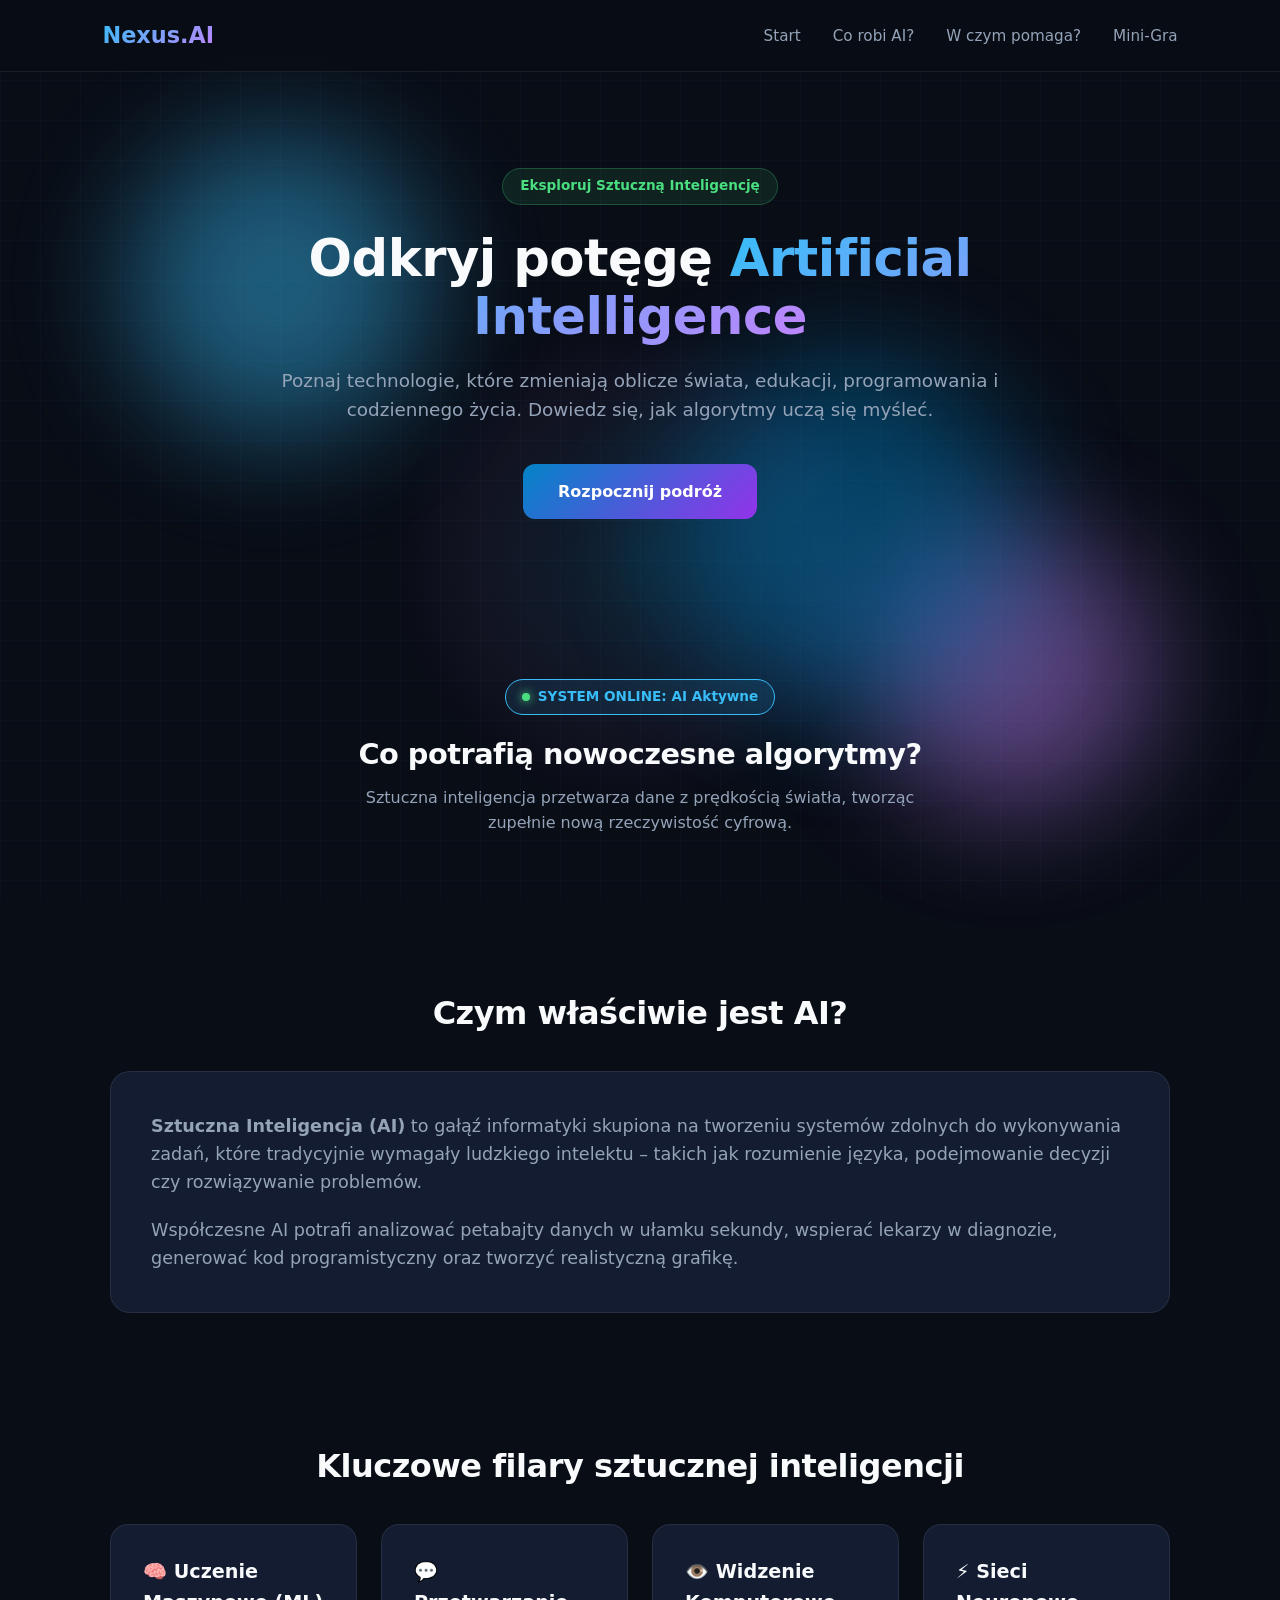
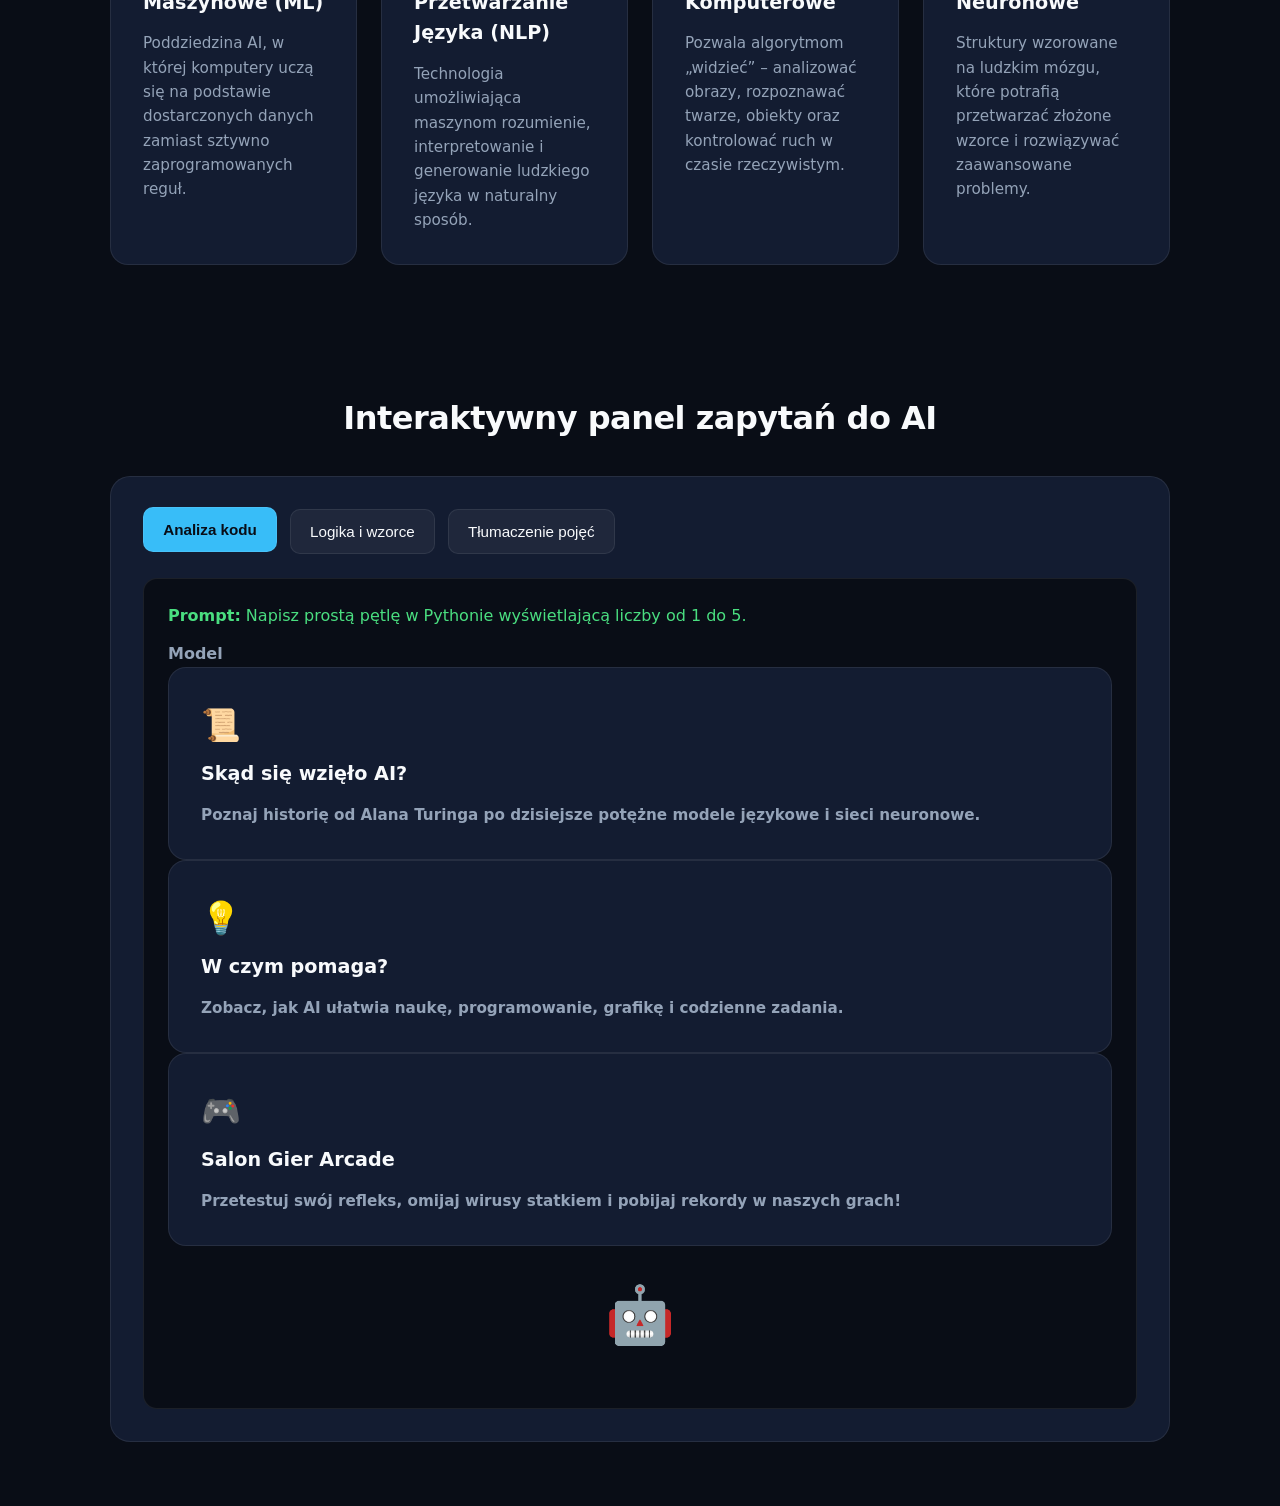
<file: index.html>
<!DOCTYPE html>
<html lang="pl">
<head>
    <meta charset="UTF-8">
    <meta name="viewport" content="width=device-width, initial-scale=1.0">
    <title>Świat AI – Przyszłość Technologii</title>
    <link rel="stylesheet" href="style.css">
</head>
<body>

    <!-- Poruszające się elementy w tle -->
    <div class="orb orb-1"></div>
    <div class="orb orb-2"></div>
    <div class="orb orb-3"></div>
   <nav>
        <a href="index.html" class="logo">Nexus.AI</a>
        <ul class="nav-links">
            <li><a href="index.html">Start</a></li>
            <li><a href="co-robi-ai.html">Co robi AI?</a></li>
            <li><a href="w-czym-pomaga.html">W czym pomaga?</a></li>
            <li><a href="minigra.html">Mini-Gra</a></li>
        </ul>
    </nav>

    <header class="hero">
        <span class="badge">Eksploruj Sztuczną Inteligencję</span>
        <h1>Odkryj potęgę <span>Artificial Intelligence</span></h1>
        <p>Poznaj technologie, które zmieniają oblicze świata, edukacji, programowania i codziennego życia. Dowiedz się, jak algorytmy uczą się myśleć.</p>
        <a href="#co-to-jest" class="btn">Rozpocznij podróż</a>
    </header>
<!-- NOWA SEKCJA Z INFORMACJAMI I PULSUJĄCYM ELEMENTEM -->
    <section class="section" style="text-align: center; margin-top: 2rem;">
        <div style="display: inline-flex; align-items: center; gap: 8px; background: rgba(56, 189, 248, 0.1); border: 1px solid var(--accent-blue); padding: 6px 16px; border-radius: 20px; margin-bottom: 1rem;">
            <span style="width: 8px; height: 8px; background: #4ade80; border-radius: 50%; box-shadow: 0 0 10px #4ade80; animation: pulsuj 1.5s infinite;"></span>
            <span style="font-size: 0.85rem; color: var(--accent-blue); font-weight: bold;">SYSTEM ONLINE: AI Aktywne</span>
        </div>
        <h2 style="font-size: 1.8rem; margin-bottom: 0.5rem;">Co potrafią nowoczesne algorytmy?</h2>
        <p style="color: #94a3b8; max-width: 600px; margin: 0 auto 1.5rem auto;">Sztuczna inteligencja przetwarza dane z prędkością światła, tworząc zupełnie nową rzeczywistość cyfrową.</p>
    </section>
    <main>
        <section id="co-to-jest" class="section">
            <h2>Czym właściwie jest AI?</h2>
            <div class="about-card">
                <p><strong>Sztuczna Inteligencja (AI)</strong> to gałąź informatyki skupiona na tworzeniu systemów zdolnych do wykonywania zadań, które tradycyjnie wymagały ludzkiego intelektu – takich jak rozumienie języka, podejmowanie decyzji czy rozwiązywanie problemów.</p>
                <p>Współczesne AI potrafi analizować petabajty danych w ułamku sekundy, wspierać lekarzy w diagnozie, generować kod programistyczny oraz tworzyć realistyczną grafikę.</p>
            </div>
        </section>

        <section id="technologie" class="section">
            <h2>Kluczowe filary sztucznej inteligencji</h2>
            <div class="grid">
                <div class="card">
                    <h3>🧠 Uczenie Maszynowe (ML)</h3>
                    <p>Poddziedzina AI, w której komputery uczą się na podstawie dostarczonych danych zamiast sztywno zaprogramowanych reguł.</p>
                </div>
                <div class="card">
                    <h3>💬 Przetwarzanie Języka (NLP)</h3>
                    <p>Technologia umożliwiająca maszynom rozumienie, interpretowanie i generowanie ludzkiego języka w naturalny sposób.</p>
                </div>
                <div class="card">
                    <h3>👁️ Widzenie Komputerowe</h3>
                    <p>Pozwala algorytmom „widzieć” – analizować obrazy, rozpoznawać twarze, obiekty oraz kontrolować ruch w czasie rzeczywistym.</p>
                </div>
                <div class="card">
                    <h3>⚡ Sieci Neuronowe</h3>
                    <p>Struktury wzorowane na ludzkim mózgu, które potrafią przetwarzać złożone wzorce i rozwiązywać zaawansowane problemy.</p>
                </div>
            </div>
        </section>

        <section id="symulator" class="section">
            <h2>Interaktywny panel zapytań do AI</h2>
            <div class="demo-box">
                <div class="demo-tabs">
                    <button class="tab-btn active" onclick="zmienPrzyklad(0, this)">Analiza kodu</button>
                    <button class="tab-btn" onclick="zmienPrzyklad(1, this)">Logika i wzorce</button>
                    <button class="tab-btn" onclick="zmienPrzyklad(2, this)">Tłumaczenie pojęć</button>
                </div>
                <div class="demo-screen" id="ekran-ai">
                    <p class="user-msg"><strong>Prompt:</strong> Napisz prostą pętlę w Pythonie wyświetlającą liczby od 1 do 5.</p>
                    <p class="ai-msg"><strong>Model  
<div class="grid">
        <div class="card" onclick="location.href='co-robi-ai.html'" style="cursor: pointer;">
            <div style="font-size: 2rem; margin-bottom: 0.5rem;">📜</div>
            <h3>Skąd się wzięło AI?</h3>
            <p>Poznaj historię od Alana Turinga po dzisiejsze potężne modele językowe i sieci neuronowe.</p>
        </div>
        <div class="card" onclick="location.href='w-czym-pomaga.html'" style="cursor: pointer;">
            <div style="font-size: 2rem; margin-bottom: 0.5rem;">💡</div>
            <h3>W czym pomaga?</h3>
            <p>Zobacz, jak AI ułatwia naukę, programowanie, grafikę i codzienne zadania.</p>
        </div>
        <div class="card" onclick="location.href='minigra.html'" style="cursor: pointer;">
            <div style="font-size: 2rem; margin-bottom: 0.5rem;">🎮</div>
            <h3>Salon Gier Arcade</h3>
            <p>Przetestuj swój refleks, omijaj wirusy statkiem i pobijaj rekordy w naszych grach!</p>
        </div>
    </div>
<!-- Pływający robot w sekcji powitalnej -->
    <div style="text-align: center; margin: 1.5rem 0;">
        <span class="robot-animowany" style="font-size: 3.5rem;">🤖</span>
    </div>
</file>
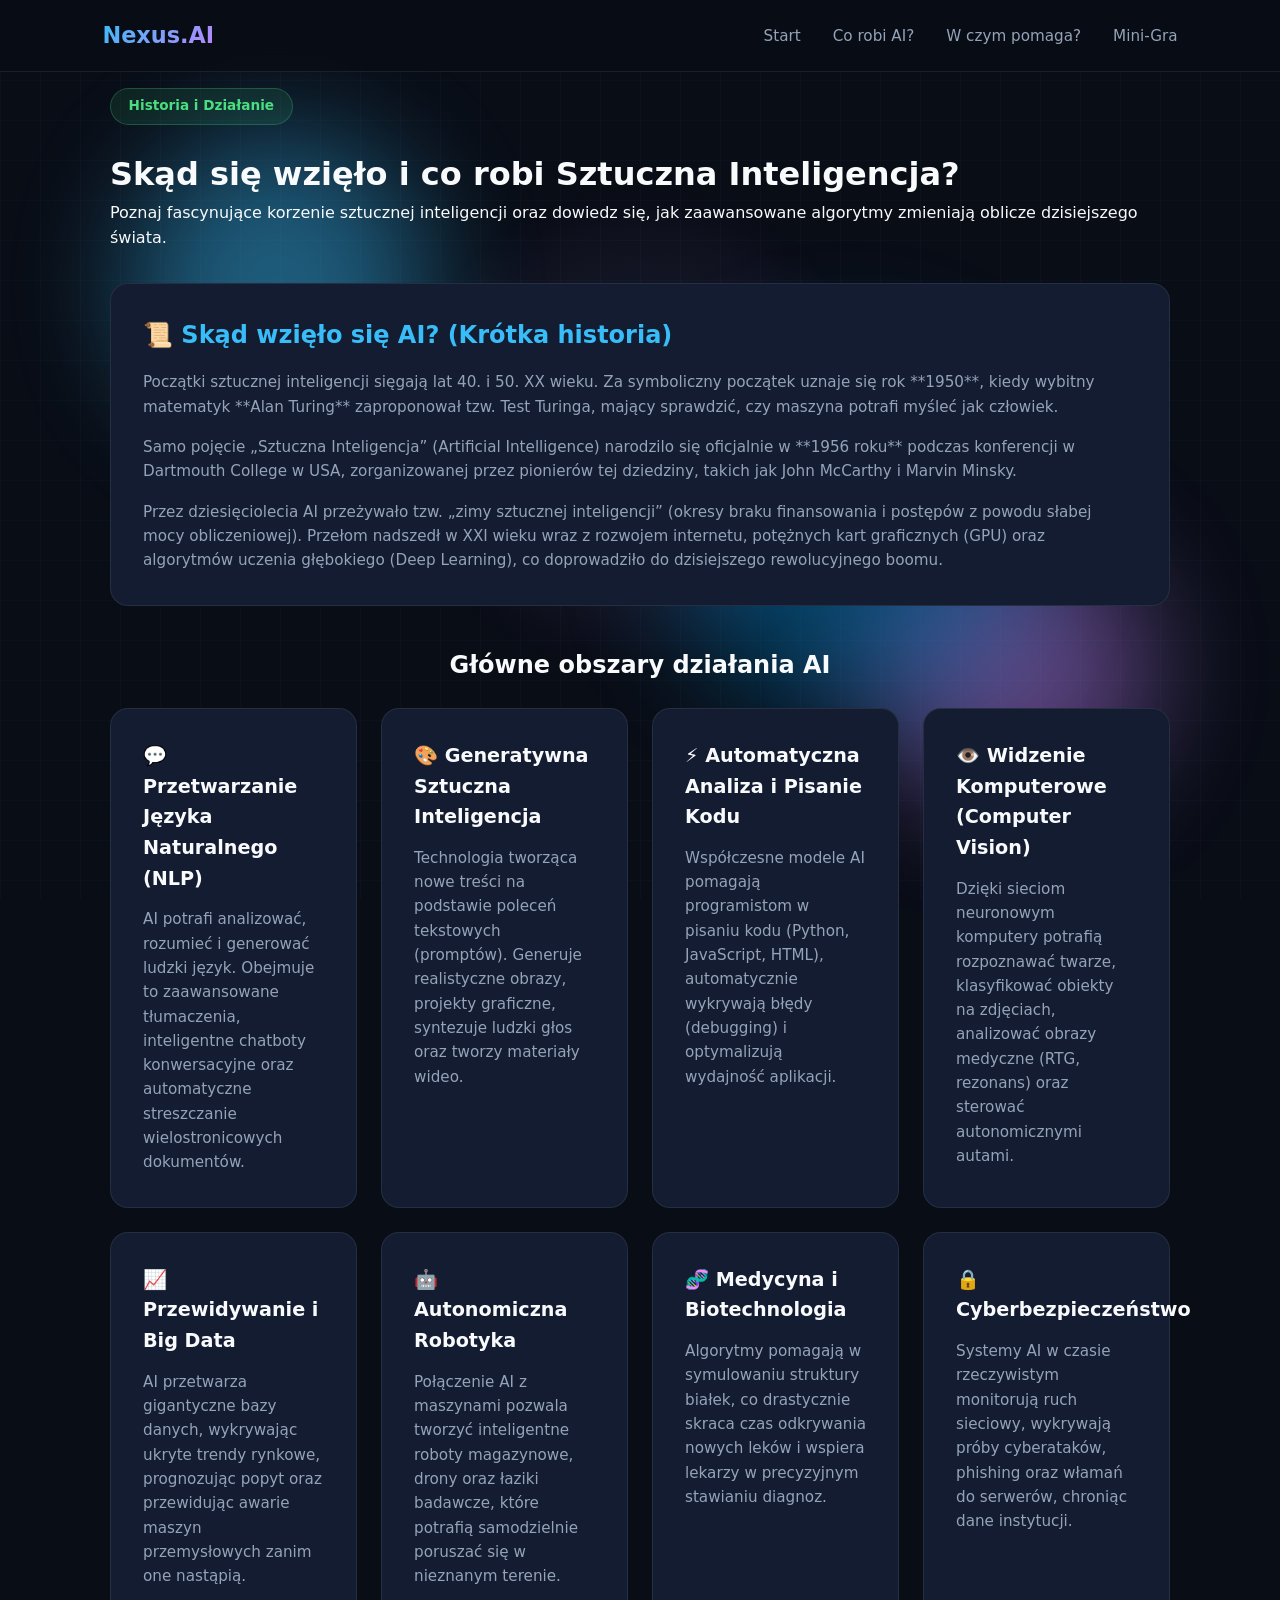
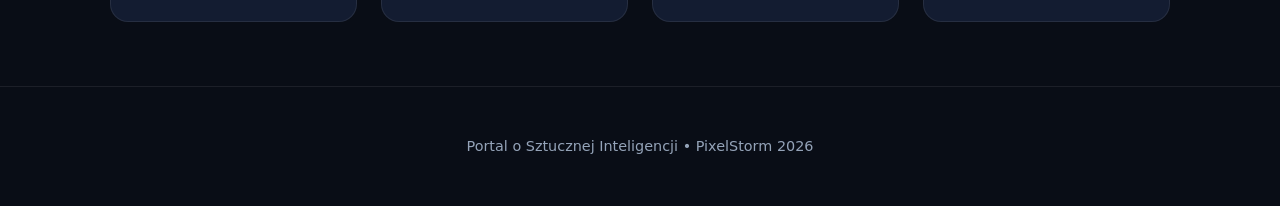
<file: co-robi-ai.html>
<!DOCTYPE html>
<html lang="pl">
<head>
    <meta charset="UTF-8">
    <meta name="viewport" content="width=device-width, initial-scale=1.0">
    <title>Co robi AI i skąd się wzięło? – Portal AI</title>
    <link rel="stylesheet" href="style.css">
</head>
<body>

    <!-- Poruszające się elementy w tle -->
    <div class="orb orb-1"></div>
    <div class="orb orb-2"></div>
    <div class="orb orb-3"></div>

    <nav>
        <a href="index.html" class="logo">Nexus.AI</a>
        <ul class="nav-links">
            <li><a href="index.html">Start</a></li>
            <li><a href="co-robi-ai.html" class="active">Co robi AI?</a></li>
            <li><a href="w-czym-pomaga.html">W czym pomaga?</a></li>
            <li><a href="minigra.html">Mini-Gra</a></li>
        </ul>
    </nav>

    <main>
        <div class="hero-center" style="padding-top: 1rem; padding-bottom: 2rem;">
            <span class="badge">Historia i Działanie</span>
            <h1>Skąd się wzięło i co robi <span>Sztuczna Inteligencja</span>?</h1>
            <p>Poznaj fascynujące korzenie sztucznej inteligencji oraz dowiedz się, jak zaawansowane algorytmy zmieniają oblicze dzisiejszego świata.</p>
        </div>

        <!-- SEKCJA: SKĄD SIĘ WZIĘŁO AI? -->
        <div class="card" style="margin-bottom: 2.5rem;">
            <h2 style="color: var(--accent-blue); margin-bottom: 1rem;">📜 Skąd wzięło się AI? (Krótka historia)</h2>
            <p style="margin-bottom: 1rem;">Początki sztucznej inteligencji sięgają lat 40. i 50. XX wieku. Za symboliczny początek uznaje się rok **1950**, kiedy wybitny matematyk **Alan Turing** zaproponował tzw. Test Turinga, mający sprawdzić, czy maszyna potrafi myśleć jak człowiek.</p>
            <p style="margin-bottom: 1rem;">Samo pojęcie „Sztuczna Inteligencja” (Artificial Intelligence) narodzilo się oficjalnie w **1956 roku** podczas konferencji w Dartmouth College w USA, zorganizowanej przez pionierów tej dziedziny, takich jak John McCarthy i Marvin Minsky.</p>
            <p>Przez dziesięciolecia AI przeżywało tzw. „zimy sztucznej inteligencji” (okresy braku finansowania i postępów z powodu słabej mocy obliczeniowej). Przełom nadszedł w XXI wieku wraz z rozwojem internetu, potężnych kart graficznych (GPU) oraz algorytmów uczenia głębokiego (Deep Learning), co doprowadziło do dzisiejszego rewolucyjnego boomu.</p>
        </div>

        <h2 style="text-align: center; margin-bottom: 1.5rem; color: var(--text-primary);">Główne obszary działania AI</h2>

        <div class="grid">
            <!-- Karta 1 -->
            <div class="card">
                <h3>💬 Przetwarzanie Języka Naturalnego (NLP)</h3>
                <p>AI potrafi analizować, rozumieć i generować ludzki język. Obejmuje to zaawansowane tłumaczenia, inteligentne chatboty konwersacyjne oraz automatyczne streszczanie wielostronicowych dokumentów.</p>
            </div>
            
            <!-- Karta 2 -->
            <div class="card">
                <h3>🎨 Generatywna Sztuczna Inteligencja</h3>
                <p>Technologia tworząca nowe treści na podstawie poleceń tekstowych (promptów). Generuje realistyczne obrazy, projekty graficzne, syntezuje ludzki głos oraz tworzy materiały wideo.</p>
            </div>

            <!-- Karta 3 -->
            <div class="card">
                <h3>⚡ Automatyczna Analiza i Pisanie Kodu</h3>
                <p>Współczesne modele AI pomagają programistom w pisaniu kodu (Python, JavaScript, HTML), automatycznie wykrywają błędy (debugging) i optymalizują wydajność aplikacji.</p>
            </div>

            <!-- Karta 4 -->
            <div class="card">
                <h3>👁️ Widzenie Komputerowe (Computer Vision)</h3>
                <p>Dzięki sieciom neuronowym komputery potrafią rozpoznawać twarze, klasyfikować obiekty na zdjęciach, analizować obrazy medyczne (RTG, rezonans) oraz sterować autonomicznymi autami.</p>
            </div>

            <!-- Karta 5 -->
            <div class="card">
                <h3>📈 Przewidywanie i Big Data</h3>
                <p>AI przetwarza gigantyczne bazy danych, wykrywając ukryte trendy rynkowe, prognozując popyt oraz przewidując awarie maszyn przemysłowych zanim one nastąpią.</p>
            </div>

            <!-- Karta 6 -->
            <div class="card">
                <h3>🤖 Autonomiczna Robotyka</h3>
                <p>Połączenie AI z maszynami pozwala tworzyć inteligentne roboty magazynowe, drony oraz łaziki badawcze, które potrafią samodzielnie poruszać się w nieznanym terenie.</p>
            </div>

            <!-- Karta 7 -->
            <div class="card">
                <h3>🧬 Medycyna i Biotechnologia</h3>
                <p>Algorytmy pomagają w symulowaniu struktury białek, co drastycznie skraca czas odkrywania nowych leków i wspiera lekarzy w precyzyjnym stawianiu diagnoz.</p>
            </div>

            <!-- Karta 8 -->
            <div class="card">
                <h3>🔒 Cyberbezpieczeństwo</h3>
                <p>Systemy AI w czasie rzeczywistym monitorują ruch sieciowy, wykrywają próby cyberataków, phishing oraz włamań do serwerów, chroniąc dane instytucji.</p>
            </div>
        </div>
    </main>

    <footer>
        <p>Portal o Sztucznej Inteligencji • PixelStorm 2026</p>
    </footer>

</body>
</html>
</file>
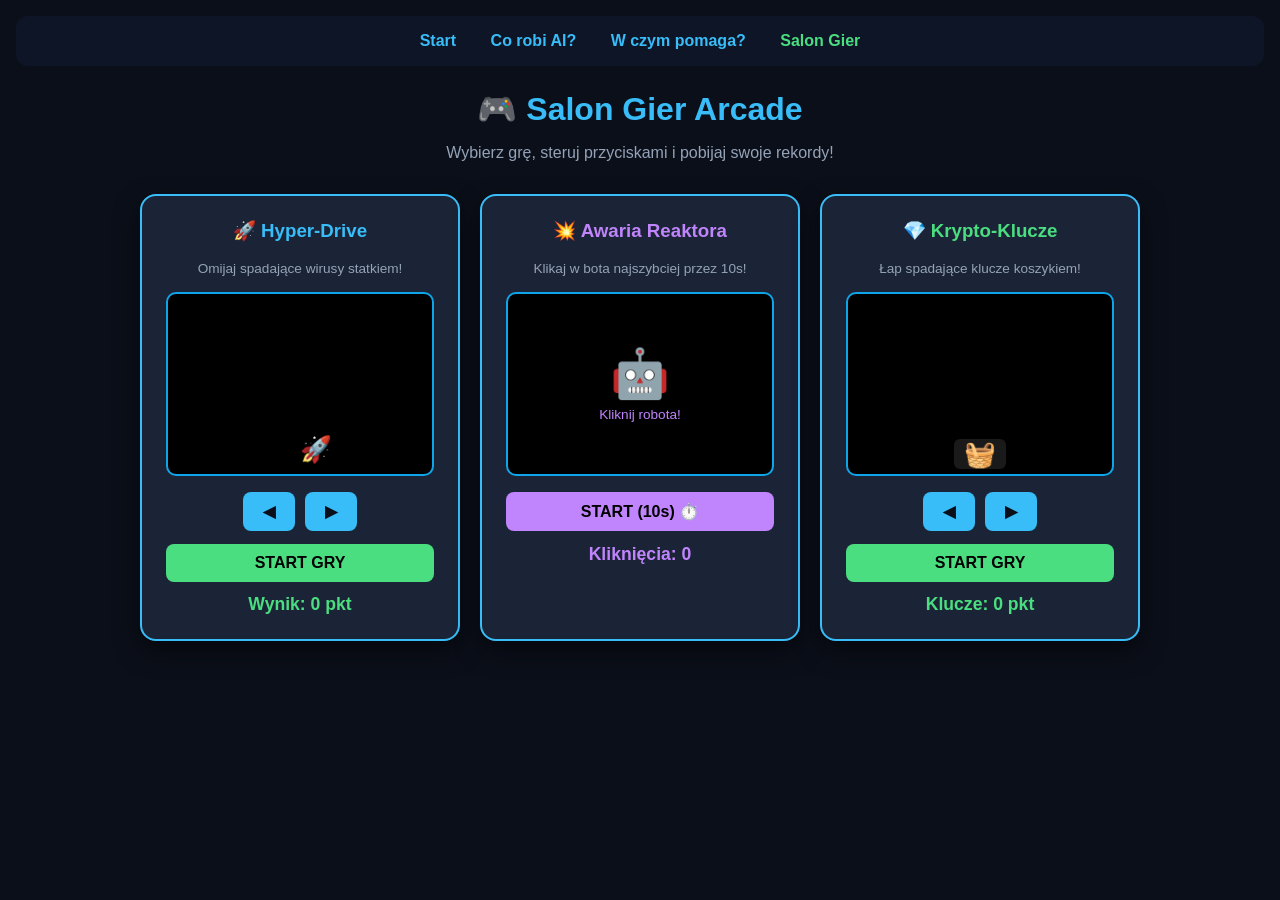
<file: minigra.html>
<!DOCTYPE html>
<html lang="pl">
<head>
    <meta charset="UTF-8">
    <meta name="viewport" content="width=device-width, initial-scale=1.0">
    <title>Salon Gier AI – PixelStorm</title>
    <style>
        body {
            background-color: #0b0f19;
            color: #ffffff;
            font-family: Arial, sans-serif;
            text-align: center;
            padding: 1rem;
            margin: 0;
        }
        nav {
            background: rgba(15, 23, 42, 0.9);
            padding: 1rem;
            border-radius: 12px;
            margin-bottom: 1.5rem;
        }
        nav a {
            color: #38bdf8;
            text-decoration: none;
            margin: 0 15px;
            font-weight: bold;
        }
        .grid-gier {
            display: grid;
            grid-template-columns: repeat(auto-fit, minmax(320px, 1fr));
            gap: 20px;
            max-width: 1000px;
            margin: 0 auto;
        }
        .karta-gry {
            background: rgba(30, 41, 59, 0.85);
            border: 2px solid #38bdf8;
            border-radius: 16px;
            padding: 1.5rem;
            box-shadow: 0 10px 25px rgba(0,0,0,0.5);
        }
        .plansza {
            background: #000000;
            border: 2px solid #0ea5e9;
            border-radius: 10px;
            height: 180px;
            position: relative;
            overflow: hidden;
            margin: 1rem 0;
        }
        /* Elementy w grach */
        .obiekt {
            position: absolute;
            font-size: 1.6rem;
        }
        .sterowanie {
            display: flex;
            justify-content: center;
            gap: 10px;
            margin-bottom: 0.8rem;
        }
        .btn {
            background: #38bdf8;
            color: #0b0f19;
            border: none;
            padding: 10px 20px;
            font-size: 1rem;
            font-weight: bold;
            border-radius: 8px;
            cursor: pointer;
            user-select: none;
        }
        .btn:active {
            background: #0ea5e9;
            transform: scale(0.95);
        }
        .btn-start {
            background: #4ade80;
            width: 100%;
            padding: 10px;
            font-size: 1rem;
            font-weight: bold;
            border-radius: 8px;
            border: none;
            cursor: pointer;
        }
        .wynik {
            font-size: 1.1rem;
            margin-top: 0.8rem;
            color: #4ade80;
            font-weight: bold;
        }
    </style>
</head>
<body>

    <nav>
        <a href="index.html">Start</a>
        <a href="co-robi-ai.html">Co robi AI?</a>
        <a href="w-czym-pomaga.html">W czym pomaga?</a>
        <a href="minigra.html" style="color: #4ade80;">Salon Gier</a>
    </nav>

    <main>
        <h1 style="color: #38bdf8; margin-bottom: 0.5rem;">🎮 Salon Gier Arcade</h1>
        <p style="color: #94a3b8; margin-bottom: 2rem;">Wybierz grę, steruj przyciskami i pobijaj swoje rekordy!</p>

        <div class="grid-gier">
            
            <!-- GRA 1: HYPER-DRIVE -->
            <div class="karta-gry">
                <h3 style="color: #38bdf8; margin-top: 0;">🚀 Hyper-Drive</h3>
                <p style="font-size: 0.85rem; color: #94a3b8;">Omijaj spadające wirusy statkiem!</p>
                
                <div class="plansza" id="plansza-1">
                    <div id="statek" class="obiekt" style="bottom: 10px; left: 50%;">🚀</div>
                    <div id="wirus" class="obiekt" style="top: -30px; left: 50%;">⚠️</div>
                </div>

                <div class="sterowanie">
                    <button class="btn" onclick="statekLewo()">◀</button>
                    <button class="btn" onclick="statekPrawo()">▶</button>
                </div>
                <button class="btn-start" onclick="startHyper()">START GRY</button>
                <div id="wynik-1" class="wynik">Wynik: 0 pkt</div>
            </div>

            <!-- GRA 2: SZYBKI KLIKER -->
            <div class="karta-gry">
                <h3 style="color: #c084fc; margin-top: 0;">💥 Awaria Reaktora</h3>
                <p style="font-size: 0.85rem; color: #94a3b8;">Klikaj w bota najszybciej przez 10s!</p>
                
                <div class="plansza" style="display: flex; flex-direction: column; align-items: center; justify-content: center; cursor: pointer;" onclick="klikBot()">
                    <div id="bot-emoji" style="font-size: 3rem;">🤖</div>
                    <div id="reaktor-info" style="font-size: 0.85rem; color: #c084fc; margin-top: 5px;">Kliknij robota!</div>
                </div>

                <button class="btn-start" style="background: #c084fc;" onclick="startKlikera()">START (10s) ⏱️</button>
                <div id="wynik-2" class="wynik" style="color: #c084fc;">Kliknięcia: 0</div>
            </div>

            <!-- GRA 3: ŁAPACZ KLUCZY -->
            <div class="karta-gry">
                <h3 style="color: #4ade80; margin-top: 0;">💎 Krypto-Klucze</h3>
                <p style="font-size: 0.85rem; color: #94a3b8;">Łap spadające klucze koszykiem!</p>
                
                <div class="plansza" id="plansza-3">
                    <div id="klucz" class="obiekt" style="top: -30px; left: 30%;">🔑</div>
                    <div id="koszyk" class="obiekt" style="bottom: 5px; left: 40%; background: rgba(255,255,255,0.1); padding: 0 10px; border-radius: 6px;">🧺</div>
                </div>

                <div class="sterowanie">
                    <button class="btn" onclick="koszykLewo()">◀</button>
                    <button class="btn" onclick="koszykPrawo()">▶</button>
                </div>
                <button class="btn-start" onclick="startKrypto()">START GRY</button>
                <div id="wynik-3" class="wynik">Klucze: 0 pkt</div>
            </div>

        </div>
    </main>

    <script>
        /* --- GRA 1
</file>
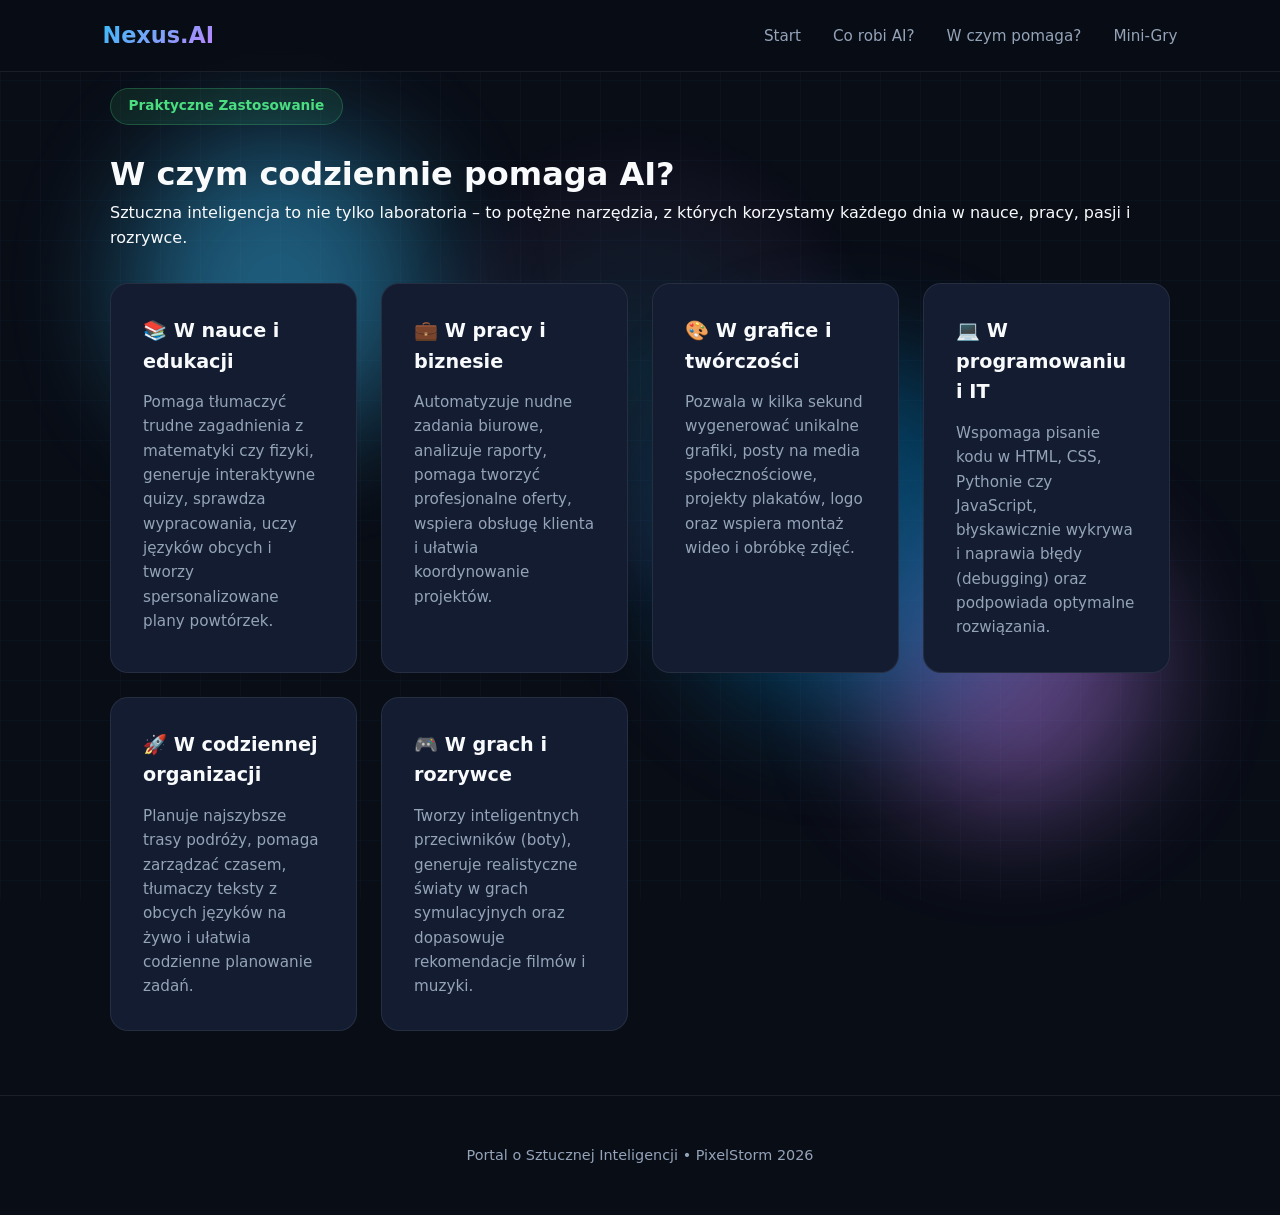
<file: w-czym-pomaga.html>
<!DOCTYPE html>
<html lang="pl">
<head>
    <meta charset="UTF-8">
    <meta name="viewport" content="width=device-width, initial-scale=1.0">
    <title>W czym pomaga AI? – Portal AI</title>
    <link rel="stylesheet" href="style.css">
</head>
<body>

    <!-- Poruszające się tło -->
    <div class="orb orb-1"></div>
    <div class="orb orb-2"></div>
    <div class="orb orb-3"></div>

    <nav>
        <a href="index.html" class="logo">Nexus.AI</a>
        <ul class="nav-links">
            <li><a href="index.html">Start</a></li>
            <li><a href="co-robi-ai.html">Co robi AI?</a></li>
            <li><a href="w-czym-pomaga.html" class="active">W czym pomaga?</a></li>
            <li><a href="minigra.html">Mini-Gry</a></li>
        </ul>
    </nav>

    <main>
        <div class="hero-center" style="padding-top: 1rem; padding-bottom: 2rem;">
            <span class="badge">Praktyczne Zastosowanie</span>
            <h1>W czym codziennie <span>pomaga AI</span>?</h1>
            <p>Sztuczna inteligencja to nie tylko laboratoria – to potężne narzędzia, z których korzystamy każdego dnia w nauce, pracy, pasji i rozrywce.</p>
        </div>

        <div class="grid">
            <div class="card">
                <h3>📚 W nauce i edukacji</h3>
                <p>Pomaga tłumaczyć trudne zagadnienia z matematyki czy fizyki, generuje interaktywne quizy, sprawdza wypracowania, uczy języków obcych i tworzy spersonalizowane plany powtórzek.</p>
            </div>
            <div class="card">
                <h3>💼 W pracy i biznesie</h3>
                <p>Automatyzuje nudne zadania biurowe, analizuje raporty, pomaga tworzyć profesjonalne oferty, wspiera obsługę klienta i ułatwia koordynowanie projektów.</p>
            </div>
            <div class="card">
                <h3>🎨 W grafice i twórczości</h3>
                <p>Pozwala w kilka sekund wygenerować unikalne grafiki, posty na media społecznościowe, projekty plakatów, logo oraz wspiera montaż wideo i obróbkę zdjęć.</p>
            </div>
            <div class="card">
                <h3>💻 W programowaniu i IT</h3>
                <p>Wspomaga pisanie kodu w HTML, CSS, Pythonie czy JavaScript, błyskawicznie wykrywa i naprawia błędy (debugging) oraz podpowiada optymalne rozwiązania.</p>
            </div>
            <div class="card">
                <h3>🚀 W codziennej organizacji</h3>
                <p>Planuje najszybsze trasy podróży, pomaga zarządzać czasem, tłumaczy teksty z obcych języków na żywo i ułatwia codzienne planowanie zadań.</p>
            </div>
            <div class="card">
                <h3>🎮 W grach i rozrywce</h3>
                <p>Tworzy inteligentnych przeciwników (boty), generuje realistyczne światy w grach symulacyjnych oraz dopasowuje rekomendacje filmów i muzyki.</p>
            </div>
        </div>
    </main>

    <footer>
        <p>Portal o Sztucznej Inteligencji • PixelStorm 2026</p>
    </footer>

</body>
</html>
</file>
<file: style.css>
:root {
    --bg-main: #090d16;
    --bg-card: #131c31;
    --text-primary: #f8fafc;
    --text-secondary: #94a3b8;
    --accent-blue: #38bdf8;
    --accent-purple: #c084fc;
    --accent-sage: #4ade80;
    --border: rgba(255, 255, 255, 0.08);
}

* {
    margin: 0;
    padding: 0;
    box-sizing: border-box;
    scroll-behavior: smooth;
}

body {
    font-family: system-ui, -apple-system, sans-serif;
    background-color: var(--bg-main);
    color: var(--text-primary);
    line-height: 1.6;
    overflow-x: hidden;
    position: relative;
}

/* Animowane tło (poruszający się rozbłysk) */
body::before {
    content: '';
    position: absolute;
    width: 500px;
    height: 500px;
    background: radial-gradient(circle, rgba(56, 189, 248, 0.12) 0%, rgba(192, 132, 252, 0.05) 50%, transparent 70%);
    top: 10%;
    left: 50%;
    transform: translateX(-50%);
    z-index: -1;
    border-radius: 50%;
    animation: pulsujTlo 8s ease-in-out infinite alternate;
}

@keyframes pulsujTlo {
    0% { transform: translate(-50%, 0) scale(1); }
    100% { transform: translate(-50%, 30px) scale(1.15); }
}

/* Nawigacja */
nav {
    position: sticky;
    top: 0;
    background: rgba(9, 13, 22, 0.85);
    backdrop-filter: blur(12px);
    border-bottom: 1px solid var(--border);
    padding: 1.1rem 8%;
    display: flex;
    justify-content: space-between;
    align-items: center;
    z-index: 1000;
}

.logo {
    font-size: 1.4rem;
    font-weight: 700;
    background: linear-gradient(135deg, var(--accent-blue), var(--accent-purple));
    -webkit-background-clip: text;
    -webkit-text-fill-color: transparent;
}

.nav-links {
    list-style: none;
    display: flex;
    gap: 2rem;
}

.nav-links a {
    color: var(--text-secondary);
    text-decoration: none;
    font-weight: 500;
    font-size: 0.95rem;
    transition: color 0.3s;
}

.nav-links a:hover {
    color: var(--accent-blue);
}

/* Sekcja Hero z delikatnym pojawianiem się */
.hero {
    text-align: center;
    padding: 6rem 20px 4rem;
    max-width: 850px;
    margin: 0 auto;
    animation: pojawSie 1s ease-out;
}

@keyframes pojawSie {
    from { opacity: 0; transform: translateY(20px); }
    to { opacity: 1; transform: translateY(0); }
}

.badge {
    display: inline-block;
    background: rgba(74, 222, 128, 0.1);
    color: var(--accent-sage);
    border: 1px solid rgba(74, 222, 128, 0.25);
    padding: 0.4rem 1.1rem;
    border-radius: 50px;
    font-size: 0.85rem;
    font-weight: 600;
    margin-bottom: 1.5rem;
}

.hero h1 {
    font-size: clamp(2.2rem, 4vw, 3.5rem);
    line-height: 1.15;
    margin-bottom: 1.2rem;
    letter-spacing: -0.5px;
}

.hero h1 span {
    background: linear-gradient(135deg, var(--accent-blue), var(--accent-purple));
    -webkit-background-clip: text;
    -webkit-text-fill-color: transparent;
}

.hero p {
    color: var(--text-secondary);
    font-size: 1.15rem;
    margin-bottom: 2.5rem;
}

.btn {
    display: inline-block;
    background: linear-gradient(135deg, #0284c7, #9333ea);
    color: #fff;
    padding: 0.9rem 2.2rem;
    border-radius: 12px;
    text-decoration: none;
    font-weight: 600;
    transition: transform 0.3s cubic-bezier(0.175, 0.885, 0.32, 1.275), box-shadow 0.3s;
}

.btn:hover {
    transform: translateY(-4px) scale(1.03);
    box-shadow: 0 12px 25px rgba(147, 51, 234, 0.4);
}

/* Sekcje treści */
main {
    max-width: 1100px;
    margin: 0 auto;
    padding: 0 20px;
}

.section {
    padding: 4rem 0;
}

.section h2 {
    font-size: 2rem;
    margin-bottom: 2rem;
    text-align: center;
    letter-spacing: -0.5px;
}

.about-card {
    background: var(--bg-card);
    border: 1px solid var(--border);
    border-radius: 20px;
    padding: 2.5rem;
    transition: border-color 0.3s;
}

.about-card:hover {
    border-color: rgba(56, 189, 248, 0.3);
}

.about-card p {
    color: var(--text-secondary);
    margin-bottom: 1.2rem;
    font-size: 1.1rem;
}

.about-card p:last-child {
    margin-bottom: 0;
}

/* Karty z efektem unoszenia (poruszające się przy najechaniu) */
.grid {
    display: grid;
    grid-template-columns: repeat(auto-fit, minmax(240px, 1fr));
    gap: 1.5rem;
}

.card {
    background: var(--bg-card);
    border: 1px solid var(--border);
    border-radius: 18px;
    padding: 2rem;
    transition: transform 0.35s ease, border-color 0.35s ease, box-shadow 0.35s ease;
}

.card:hover {
    transform: translateY(-8px);
    border-color: rgba(192, 132, 252, 0.5);
    box-shadow: 0 10px 30px rgba(0, 0, 0, 0.4);
}

.card h3 {
    margin-bottom: 0.8rem;
    font-size: 1.2rem;
}

.card p {
    color: var(--text-secondary);
    font-size: 0.95rem;
}

/* Symulator */
.demo-box {
    background: var(--bg-card);
    border: 1px solid var(--border);
    border-radius: 20px;
    padding: 2rem;
}

.demo-tabs {
    display: flex;
    gap: 0.8rem;
    flex-wrap: wrap;
    margin-bottom: 1.5rem;
}

.tab-btn {
    background: rgba(255, 255, 255, 0.04);
    border: 1px solid var(--border);
    color: var(--text-primary);
    padding: 0.7rem 1.4rem;
    border-radius: 10px;
    cursor: pointer;
    font-size: 0.9rem;
    font-weight: 500;
    transition: all 0.25s ease;
}

.tab-btn:hover, .tab-btn.active {
    background: var(--accent-blue);
    color: #090d16;
    font-weight: 600;
    transform: translateY(-2px);
}

.demo-screen {
    background: var(--bg-main);
    border: 1px solid var(--border);
    border-radius: 14px;
    padding: 1.5rem;
}

.user-msg {
    color: var(--accent-sage);
    margin-bottom: 0.8rem;
}

.ai-msg {
    color: var(--text-secondary);
}

.ai-msg code {
    background: rgba(255, 255, 255, 0.1);
    padding: 3px 8px;
    border-radius: 6px;
    color: var(--accent-blue);
    font-family: monospace;
}

/* FAQ – płynne rozwijanie */
.faq-list {
    display: flex;
    flex-direction: column;
    gap: 1.2rem;
    max-width: 900px;
    margin: 0 auto;
}

.faq-item {
    background: var(--bg-card);
    border: 1px solid var(--border);
    border-radius: 16px;
    padding: 1.4rem 1.8rem;
    cursor: pointer;
    transition: border-color 0.3s;
}

.faq-item:hover {
    border-color: rgba(56, 189, 248, 0.3);
}

.faq-item summary {
    font-weight: 600;
    font-size: 1.1rem;
    color: var(--text-primary);
    outline: none;
}

.faq-item p {
    margin-top: 1rem;
    color: var(--text-secondary);
    font-size: 0.98rem;
}

/* Stopka */
footer {
    text-align: center;
    padding: 3rem 20px;
    margin-top: 4rem;
    border-top: 1px solid var(--border);
    color: var(--text-secondary);
    font-size: 0.9rem;
}

@media (max-width: 768px) {
    .nav-links { display: none; }
}
/* === CIĄGŁE PORUSZAJĄCE SIĘ ELEMENTY (ORBY W TLE) === */
.orb {
    position: fixed;
    border-radius: 50%;
    filter: blur(60px);
    z-index: -1;
    pointer-events: none;
    opacity: 0.45;
}

.orb-1 {
    width: 300px;
    height: 300px;
    background: var(--accent-blue);
    top: 15%;
    left: 10%;
    animation: plywaj1 10s ease-in-out infinite alternate;
}

.orb-2 {
    width: 280px;
    height: 280px;
    background: var(--accent-purple);
    bottom: 10%;
    right: 10%;
    animation: plywaj2 12s ease-in-out infinite alternate;
}

@keyframes plywaj1 {
    0% { transform: translate(0, 0) scale(1); }
    100% { transform: translate(80px, 60px) scale(1.2); }
}

@keyframes plywaj2 {
    0% { transform: translate(0, 0) scale(1); }
    100% { transform: translate(-90px, -50px) scale(1.15); }
}

/* Ciągłe delikatne unoszenie ikon w kartach */
.card h3 {
    display: inline-block;
    animation: unoszenieIkony 3s ease-in-out infinite alternate;
}

@keyframes unoszenieIkony {
    0% { transform: translateY(0px); }
    100% { transform: translateY(-4px); }
}

/* === STYLE DO MINI-GIER === */
.games-wrapper {
    display: grid;
    grid-template-columns: repeat(auto-fit, minmax(320px, 1fr));
    gap: 2rem;
    margin-top: 2rem;
}

.game-box {
    background: var(--bg-card);
    border: 1px solid var(--border);
    border-radius: 20px;
    padding: 2rem;
    text-align: center;
    display: flex;
    flex-direction: column;
    justify-content: space-between;
}

.game-question {
    font-size: 1.15rem;
    margin-bottom: 1.5rem;
    color: var(--text-primary);
    font-weight: 600;
}

.game-buttons {
    display: flex;
    flex-direction: column;
    gap: 0.8rem;
    margin-bottom: 1rem;
}

.tab-btn {
    background: rgba(255, 255, 255, 0.05);
    border: 1px solid var(--border);
    color: var(--text-primary);
    padding: 0.8rem 1.2rem;
    border-radius: 10px;
    cursor: pointer;
    font-size: 0.95rem;
    font-weight: 500;
    transition: all 0.25s ease;
}

.tab-btn:hover {
    background: var(--accent-blue);
    color: #090d16;
    font-weight: 600;
    transform: scale(1.02);
}

.game-result {
    font-size: 1.05rem;
    font-weight: 600;
    margin-top: 1rem;
    min-height: 28px;
}

/* Pole drugiej gry (Łapanie neuronów) */
.arena-gry {
    position: relative;
    height: 220px;
    background: var(--bg-main);
    border: 1px solid var(--border);
    border-radius: 14px;
    overflow: hidden;
    margin-bottom: 1rem;
}

.cel-neuron {
    position: absolute;
    font-size: 2rem;
    cursor: pointer;
    user-select: none;
    transition: top 0.4s ease, left 0.4s ease;
    animation: obracajNeuron 4s linear infinite;
}

@keyframes obracajNeuron {
    from { transform: rotate(0deg); }
    to { transform: rotate(360deg); }
}
/* === NOWE CIĄGLE PORUSZAJĄCE SIĘ ELEMENTY W TLE === */

/* Cyfrowa siatka (neonowy grid poruszający się w tle) */
body::after {
    content: '';
    position: fixed;
    top: 0;
    left: 0;
    width: 100%;
    height: 100%;
    background-image: 
        linear-gradient(rgba(56, 189, 248, 0.03) 1px, transparent 1px),
        linear-gradient(90deg, rgba(192, 132, 252, 0.03) 1px, transparent 1px);
    background-size: 40px 40px;
    z-index: -2;
    animation: przesuwaniesiatki 20s linear infinite;
    pointer-events: none;
}

@keyframes przesuwaniesiatki {
    0% { background-position: 0 0; }
    100% { background-position: 40px 40px; }
}

/* Dodatkowa trzecia kula poruszająca się po przekątnej */
.orb-3 {
    width: 350px;
    height: 350px;
    background: #0284c7;
    top: 40%;
    right: 20%;
    animation: lewitacjaOrb 15s ease-in-out infinite alternate;
}

@keyframes lewitacjaOrb {
    0% { transform: translate(0, 0) scale(1) rotate(0deg); }
    50% { transform: translate(-100px, 80px) scale(1.1) rotate(180deg); }
    100% { transform: translate(70px, -90px) scale(0.95) rotate(360deg); }
}

/* Ciągłe powolne kołysanie (lewitowanie) wszystkich kart na stronie */
.card {
    animation: lewitujKarty 6s ease-in-out infinite alternate;
}

/* Unikalne opóźnienia, żeby karty ruszały się niezależnie od siebie */
.card:nth-child(2) { animation-delay: 1.5s; }
.card:nth-child(3) { animation-delay: 3s; }
.card:nth-child(4) { animation-delay: 4.5s; }

@keyframes lewitujKarty {
    0% { transform: translateY(0px); }
    100% { transform: translateY(-8px); }
}


/* === STYLE DLA TRZECIEJ MINI-GRY (SZYFR AI) === */
.szyfr-box {
    display: flex;
    gap: 10px;
    justify-content: center;
    margin: 1.2rem 0;
}

.szyfr-input {
    background: var(--bg-main);
    border: 1px solid var(--border);
    color: var(--text-primary);
    padding: 0.7rem 1rem;
    border-radius: 10px;
    font-size: 1.1rem;
    width: 140px;
    text-align: center;
    outline: none;
    transition: border-color 0.3s;
}

.szyfr-input:focus {
    border-color: var(--accent-blue);
}
/* Animacja pulsowania diody w systemie */
@keyframes pulsuj {
    0% { transform: scale(0.95); opacity: 0.8; }
    50% { transform: scale(1.2); opacity: 1; box-shadow: 0 0 15px #4ade80; }
    100% { transform: scale(0.95); opacity: 0.8; }
}

/* Efekt delikatnego unoszenia (lewitacji) kart po najechaniu myszką */
.card:hover {
    transform: translateY(-8px);
    border-color: var(--accent-blue);
    box-shadow: 0 15px 35px rgba(56, 189, 248, 0.15);
}
/* Efekt neonowej poświaty dla nagłówków po najechaniu */
h1:hover, h2:hover {
    text-shadow: 0 0 10px rgba(56, 189, 248, 0.6), 0 0 20px rgba(56, 189, 248, 0.3);
    transition: text-shadow 0.3s ease;
}

/* Nowoczesne, gładkie paski przewijania (scrollbary) w stylu cyberpunk */
::-webkit-scrollbar {
    width: 10px;
}
::-webkit-scrollbar-track {
    background: #0b0f19;
}
::-webkit-scrollbar-thumb {
    background: #1e293b;
    border-radius: 5px;
    border: 1px solid #38bdf8;
}
::-webkit-scrollbar-thumb:hover {
    background: #38bdf8;
/* Efekt neonowej poświaty dla nagłówków po najechaniu */
h1:hover, h2:hover {
    text-shadow: 0 0 10px rgba(56, 189, 248, 0.6), 0 0 20px rgba(56, 189, 248, 0.3);
    transition: text-shadow 0.3s ease;
}

/* Nowoczesne, gładkie paski przewijania (scrollbary) w stylu cyberpunk */
::-webkit-scrollbar {
    width: 10px;
}
::-webkit-scrollbar-track {
    background: #0b0f19;
}
::-webkit-scrollbar-thumb {
    background: #1e293b;
    border-radius: 5px;
    border: 1px solid #38bdf8;
}
::-webkit-scrollbar-thumb:hover {
    background: #38bdf8;
/* Efekt neonowej poświaty dla nagłówków po najechaniu */
h1:hover, h2:hover {
    text-shadow: 0 0 10px rgba(56, 189, 248, 0.6), 0 0 20px rgba(56, 189, 248, 0.3);
    transition: text-shadow 0.3s ease;
}
/* Efekt pływającego robota / elementu */
@keyframes lewitacjaRobota {
    0% { transform: translateY(0px) rotate(0deg); }
    50% { transform: translateY(-12px) rotate(3deg); }
    100% { transform: translateY(0px) rotate(0deg); }
}

.robot-animowany {
    display: inline-block;
    animation: lewitacjaRobota 4s ease-in-out infinite;
    filter: drop-shadow(0 0 15px rgba(56, 189, 248, 0.4));
}
</file>
